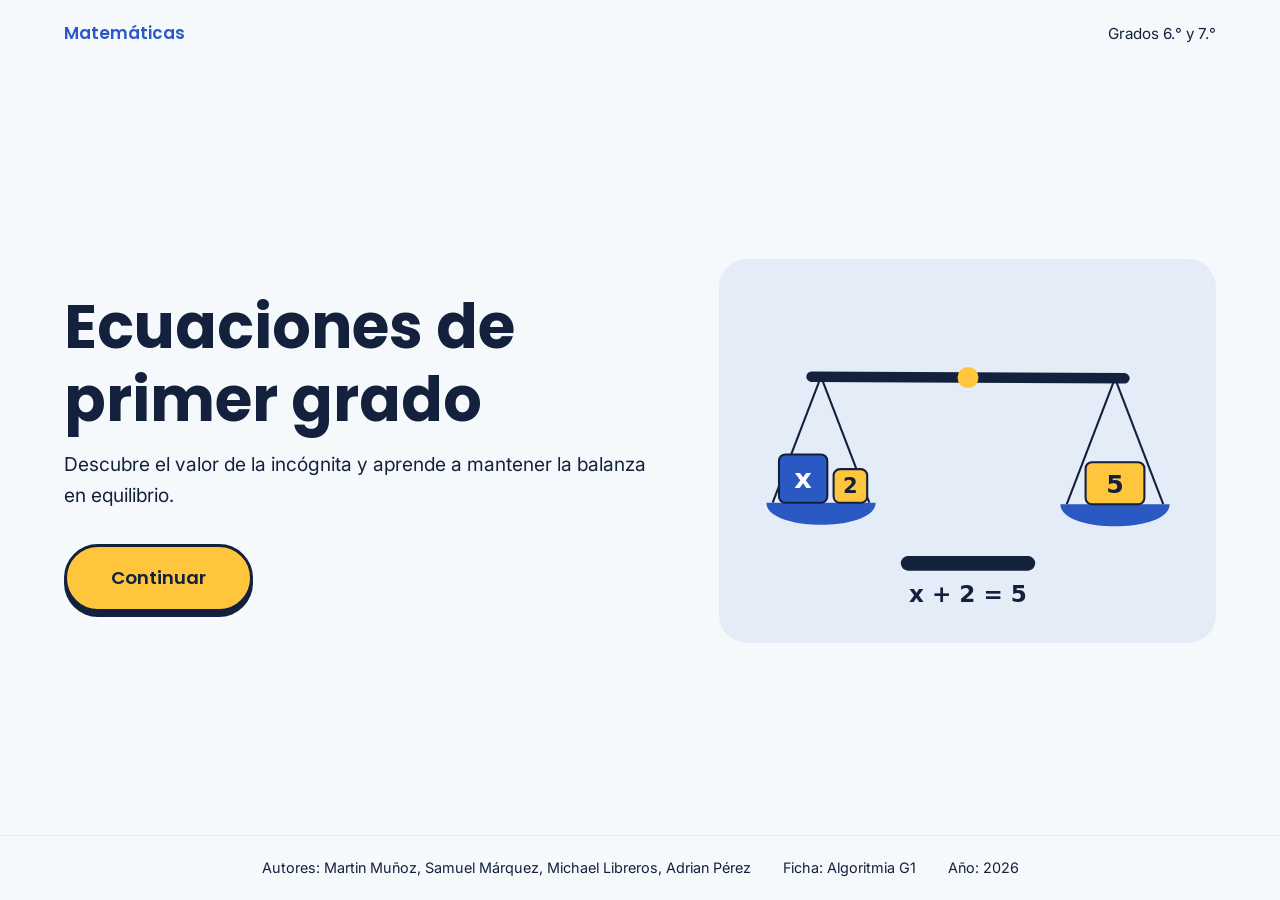
<file: index.html>
<!DOCTYPE html>
<html lang="es">
<head>
  <meta charset="UTF-8">
  <meta name="viewport" content="width=device-width, initial-scale=1.0">
  <meta name="description" content="OVA de matemáticas para grados 6 y 7: aprende a resolver ecuaciones de primer grado.">
  <title>Ecuaciones de primer grado | OVA</title>
  <link rel="preconnect" href="https://fonts.googleapis.com">
  <link rel="preconnect" href="https://fonts.gstatic.com" crossorigin>
  <link href="https://fonts.googleapis.com/css2?family=Inter:wght@400;500;600&amp;family=Poppins:wght@600;700&amp;display=swap" rel="stylesheet">
  <link rel="stylesheet" href="css/styles.css">
</head>
<body class="pagina-portada">

  <header class="encabezado">
    <p class="encabezado__marca">Matemáticas</p>
    <p class="encabezado__grados">Grados 6.° y 7.°</p>
  </header>

  <main class="portada">
    <section class="portada__texto">
      <h1 class="portada__titulo">Ecuaciones de primer grado</h1>
      <p class="portada__subtitulo">Descubre el valor de la incógnita y aprende a mantener la balanza en equilibrio.</p>
      <a class="boton" href="contenido.html">Continuar</a>
    </section>

    <section class="portada__grafico">
      <img class="portada__imagen" src="img/balanza.svg" alt="Balanza en equilibrio con x más 2 en un platillo y 5 en el otro, que representa la ecuación x + 2 = 5" width="400" height="320">
    </section>
  </main>

  <footer class="pie">
    <p>Autores: Martin Muñoz, Samuel Márquez, Michael Libreros, Adrian Pérez</p>
    <p>Ficha: Algoritmia G1</p>
    <p>Año: 2026</p>
  </footer>

</body>
</html>
</file>
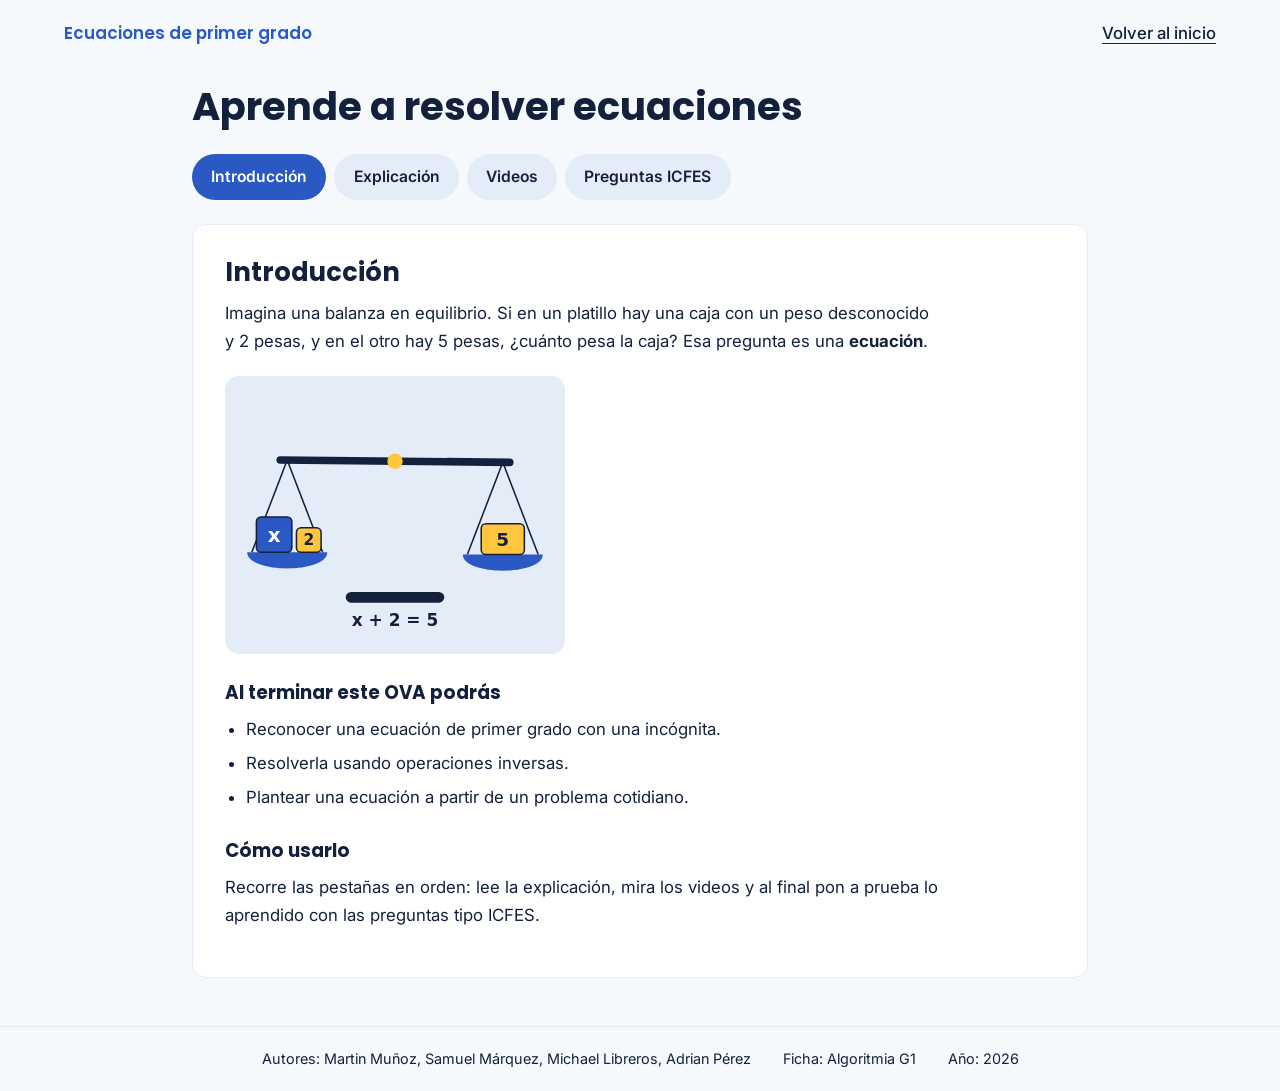
<file: contenido.html>
<!DOCTYPE html>
<html lang="es">
<head>
  <meta charset="UTF-8">
  <meta name="viewport" content="width=device-width, initial-scale=1.0">
  <meta name="description" content="Contenido del OVA: introducción, explicación, videos y preguntas tipo ICFES sobre ecuaciones de primer grado.">
  <title>Contenido | Ecuaciones de primer grado</title>
  <link rel="preconnect" href="https://fonts.googleapis.com">
  <link rel="preconnect" href="https://fonts.gstatic.com" crossorigin>
  <link href="https://fonts.googleapis.com/css2?family=Inter:wght@400;500;600&amp;family=Poppins:wght@600;700&amp;display=swap" rel="stylesheet">
  <link rel="stylesheet" href="css/styles.css">
</head>
<body class="pagina-contenido">

  <header class="encabezado">
    <p class="encabezado__marca">Ecuaciones de primer grado</p>
    <a class="encabezado__enlace" href="index.html">Volver al inicio</a>
  </header>

  <main class="contenido">
    <h1 class="contenido__titulo">Aprende a resolver ecuaciones</h1>

    <div class="pestanas">
      <input class="pestanas__input" type="radio" name="pestana" id="tab-intro" checked>
      <input class="pestanas__input" type="radio" name="pestana" id="tab-explicacion">
      <input class="pestanas__input" type="radio" name="pestana" id="tab-videos">
      <input class="pestanas__input" type="radio" name="pestana" id="tab-icfes">

      <div class="pestanas__nav">
        <label class="pestanas__etiqueta" for="tab-intro">Introducción</label>
        <label class="pestanas__etiqueta" for="tab-explicacion">Explicación</label>
        <label class="pestanas__etiqueta" for="tab-videos">Videos</label>
        <label class="pestanas__etiqueta" for="tab-icfes">Preguntas ICFES</label>
      </div>

      <div class="pestanas__paneles">

        <!-- Panel 1: Introducción -->
        <section class="panel" id="panel-intro">
          <h2 class="panel__titulo">Introducción</h2>
          <p>Imagina una balanza en equilibrio. Si en un platillo hay una caja con un peso desconocido y 2 pesas, y en el otro hay 5 pesas, ¿cuánto pesa la caja? Esa pregunta es una <strong>ecuación</strong>.</p>
          <img class="panel__imagen" src="img/balanza.svg" alt="Balanza en equilibrio que representa la ecuación x + 2 = 5" width="400" height="320">
          <h3 class="panel__subtitulo">Al terminar este OVA podrás</h3>
          <ul class="lista">
            <li>Reconocer una ecuación de primer grado con una incógnita.</li>
            <li>Resolverla usando operaciones inversas.</li>
            <li>Plantear una ecuación a partir de un problema cotidiano.</li>
          </ul>
          <h3 class="panel__subtitulo">Cómo usarlo</h3>
          <p>Recorre las pestañas en orden: lee la explicación, mira los videos y al final pon a prueba lo aprendido con las preguntas tipo ICFES.</p>
        </section>

        <!-- Panel 2: Explicación -->
        <section class="panel" id="panel-explicacion">
          <h2 class="panel__titulo">Explicación del tema</h2>
          <p>Una <strong>ecuación de primer grado</strong> es una igualdad con una letra (la incógnita) cuyo exponente es 1. Resolverla es encontrar el valor de la letra que hace cierta la igualdad.</p>
          <p class="destacado">Regla de oro: lo que haces en un lado de la igualdad, lo haces también en el otro.</p>
          <h3 class="panel__subtitulo">Pasos para resolverla</h3>
          <ol class="lista">
            <li>Identifica la incógnita (por ejemplo, <em>x</em>).</li>
            <li>Deja los términos con <em>x</em> a un lado y los números al otro.</li>
            <li>Usa la operación inversa: la resta deshace la suma y la división deshace la multiplicación.</li>
            <li>Comprueba reemplazando el valor en la ecuación original.</li>
          </ol>
          <img class="panel__imagen panel__imagen--ancha" src="img/pasos-ecuacion.svg" alt="Tres pasos para resolver x + 2 = 5: escribir la ecuación, restar 2 en ambos lados y obtener x = 3" width="640" height="200">
          <h3 class="panel__subtitulo">Ejemplo resuelto</h3>
          <p>Resolver <strong>3x − 4 = 11</strong></p>
          <ol class="lista">
            <li>Suma 4 en ambos lados: 3x = 15.</li>
            <li>Divide entre 3 en ambos lados: x = 5.</li>
            <li>Comprueba: 3 · 5 − 4 = 11. Se cumple.</li>
          </ol>
        </section>

        <!-- Panel 3: Videos -->
        <section class="panel" id="panel-videos">
          <h2 class="panel__titulo">Videos</h2>
          <p>Mira los cuatro videos en orden. Toca cada miniatura para verlo en YouTube; se abre en una pestaña nueva.</p>
          <div class="videos">
            <article class="video">
              <h3 class="video__titulo">Video 1. La ecuación como una balanza</h3>
              <a class="video__miniatura" href="https://www.youtube.com/watch?v=bKeRToPxfqI" target="_blank" rel="noopener">
                <img class="video__imagen" src="https://img.youtube.com/vi/bKeRToPxfqI/hqdefault.jpg" alt="Miniatura del video 1: la ecuación como una balanza" width="480" height="360" loading="lazy">
                <span class="video__play">Ver video en YouTube</span>
              </a>
            </article>
            <article class="video">
              <h3 class="video__titulo">Video 2. Introducción a resolver ecuaciones</h3>
              <a class="video__miniatura" href="https://www.youtube.com/watch?v=FrJ-tBTpxzo" target="_blank" rel="noopener">
                <img class="video__imagen" src="https://img.youtube.com/vi/FrJ-tBTpxzo/hqdefault.jpg" alt="Miniatura del video 2: introducción a resolver ecuaciones" width="480" height="360" loading="lazy">
                <span class="video__play">Ver video en YouTube</span>
              </a>
            </article>
            <article class="video">
              <h3 class="video__titulo">Video 3. Ecuaciones de primer grado</h3>
              <a class="video__miniatura" href="https://www.youtube.com/watch?v=IHblqjW8RY8" target="_blank" rel="noopener">
                <img class="video__imagen" src="https://img.youtube.com/vi/IHblqjW8RY8/hqdefault.jpg" alt="Miniatura del video 3: ecuaciones de primer grado" width="480" height="360" loading="lazy">
                <span class="video__play">Ver video en YouTube</span>
              </a>
            </article>
            <article class="video">
              <h3 class="video__titulo">Video 4. Ejemplo paso a paso</h3>
              <a class="video__miniatura" href="https://www.youtube.com/watch?v=H2Uz1UpqByg" target="_blank" rel="noopener">
                <img class="video__imagen" src="https://img.youtube.com/vi/H2Uz1UpqByg/hqdefault.jpg" alt="Miniatura del video 4: ejemplo paso a paso" width="480" height="360" loading="lazy">
                <span class="video__play">Ver video en YouTube</span>
              </a>
            </article>
          </div>
        </section>

        <!-- Panel 4: Preguntas tipo ICFES -->
        <section class="panel panel--icfes" id="panel-icfes">
          <h2 class="panel__titulo">Preguntas tipo ICFES</h2>
          <p>Tienes un solo intento por pregunta: cuando eliges una opción, ya no puedes cambiarla. Verás al instante si acertaste, la explicación y, al final, tu puntuación.</p>

          <fieldset class="pregunta">
            <legend class="pregunta__numero">Pregunta 1</legend>
            <p class="pregunta__enunciado">¿Cuál de las siguientes es una ecuación de primer grado con una incógnita?</p>
            <div class="opcion"><input class="opcion__input" type="radio" name="p1" id="p1-a"><label class="opcion__etiqueta" for="p1-a">A. x² + 3 = 7</label></div>
            <div class="opcion"><input class="opcion__input" type="radio" name="p1" id="p1-b"><label class="opcion__etiqueta opcion__etiqueta--correcta" for="p1-b">B. 2x + 5 = 11</label></div>
            <div class="opcion"><input class="opcion__input" type="radio" name="p1" id="p1-c"><label class="opcion__etiqueta" for="p1-c">C. 3 + 4 = 7</label></div>
            <div class="opcion"><input class="opcion__input" type="radio" name="p1" id="p1-d"><label class="opcion__etiqueta" for="p1-d">D. x · y = 12</label></div>
            <p class="explicacion">Respuesta: B. Tiene una sola incógnita con exponente 1. La A tiene x², la C no tiene incógnita y la D tiene dos.</p>
          </fieldset>

          <fieldset class="pregunta">
            <legend class="pregunta__numero">Pregunta 2</legend>
            <p class="pregunta__enunciado">¿Cuál es la solución de la ecuación x + 7 = 15?</p>
            <div class="opcion"><input class="opcion__input" type="radio" name="p2" id="p2-a"><label class="opcion__etiqueta" for="p2-a">A. x = 22</label></div>
            <div class="opcion"><input class="opcion__input" type="radio" name="p2" id="p2-b"><label class="opcion__etiqueta" for="p2-b">B. x = −8</label></div>
            <div class="opcion"><input class="opcion__input" type="radio" name="p2" id="p2-c"><label class="opcion__etiqueta" for="p2-c">C. x = 7</label></div>
            <div class="opcion"><input class="opcion__input" type="radio" name="p2" id="p2-d"><label class="opcion__etiqueta opcion__etiqueta--correcta" for="p2-d">D. x = 8</label></div>
            <p class="explicacion">Respuesta: D. Se resta 7 en ambos lados: x = 15 − 7 = 8.</p>
          </fieldset>

          <fieldset class="pregunta">
            <legend class="pregunta__numero">Pregunta 3</legend>
            <p class="pregunta__enunciado">El valor de x que cumple 3x − 4 = 11 es:</p>
            <div class="opcion"><input class="opcion__input" type="radio" name="p3" id="p3-a"><label class="opcion__etiqueta" for="p3-a">A. x = 3</label></div>
            <div class="opcion"><input class="opcion__input" type="radio" name="p3" id="p3-b"><label class="opcion__etiqueta" for="p3-b">B. x = 4</label></div>
            <div class="opcion"><input class="opcion__input" type="radio" name="p3" id="p3-c"><label class="opcion__etiqueta opcion__etiqueta--correcta" for="p3-c">C. x = 5</label></div>
            <div class="opcion"><input class="opcion__input" type="radio" name="p3" id="p3-d"><label class="opcion__etiqueta" for="p3-d">D. x = 7</label></div>
            <p class="explicacion">Respuesta: C. Se suma 4: 3x = 15. Se divide entre 3: x = 5.</p>
          </fieldset>

          <fieldset class="pregunta">
            <legend class="pregunta__numero">Pregunta 4</legend>
            <p class="pregunta__enunciado">Juan compró 3 cuadernos del mismo precio y un lápiz de $1.000. En total pagó $10.000. Si x es el precio de cada cuaderno, ¿qué ecuación representa la situación?</p>
            <div class="opcion"><input class="opcion__input" type="radio" name="p4" id="p4-a"><label class="opcion__etiqueta opcion__etiqueta--correcta" for="p4-a">A. 3x + 1.000 = 10.000</label></div>
            <div class="opcion"><input class="opcion__input" type="radio" name="p4" id="p4-b"><label class="opcion__etiqueta" for="p4-b">B. 3 + x + 1.000 = 10.000</label></div>
            <div class="opcion"><input class="opcion__input" type="radio" name="p4" id="p4-c"><label class="opcion__etiqueta" for="p4-c">C. x + 3.000 = 10.000</label></div>
            <div class="opcion"><input class="opcion__input" type="radio" name="p4" id="p4-d"><label class="opcion__etiqueta" for="p4-d">D. 3(x + 1.000) = 10.000</label></div>
            <p class="explicacion">Respuesta: A. Los 3 cuadernos cuestan 3x y se suma el lápiz de $1.000 para llegar a $10.000.</p>
          </fieldset>

          <fieldset class="pregunta">
            <legend class="pregunta__numero">Pregunta 5</legend>
            <p class="pregunta__enunciado">Con la ecuación de la pregunta anterior, ¿cuánto cuesta cada cuaderno?</p>
            <div class="opcion"><input class="opcion__input" type="radio" name="p5" id="p5-a"><label class="opcion__etiqueta" for="p5-a">A. $2.000</label></div>
            <div class="opcion"><input class="opcion__input" type="radio" name="p5" id="p5-b"><label class="opcion__etiqueta" for="p5-b">B. $9.000</label></div>
            <div class="opcion"><input class="opcion__input" type="radio" name="p5" id="p5-c"><label class="opcion__etiqueta opcion__etiqueta--correcta" for="p5-c">C. $3.000</label></div>
            <div class="opcion"><input class="opcion__input" type="radio" name="p5" id="p5-d"><label class="opcion__etiqueta" for="p5-d">D. $3.500</label></div>
            <p class="explicacion">Respuesta: C. 3x + 1.000 = 10.000, entonces 3x = 9.000 y x = 3.000.</p>
          </fieldset>

          <fieldset class="pregunta">
            <legend class="pregunta__numero">Pregunta 6</legend>
            <p class="pregunta__enunciado">Una balanza está en equilibrio. En un platillo hay una bolsa de x kg y una pesa de 4 kg. En el otro hay 12 kg. ¿Cuánto pesa la bolsa?</p>
            <div class="opcion"><input class="opcion__input" type="radio" name="p6" id="p6-a"><label class="opcion__etiqueta" for="p6-a">A. 4 kg</label></div>
            <div class="opcion"><input class="opcion__input" type="radio" name="p6" id="p6-b"><label class="opcion__etiqueta" for="p6-b">B. 12 kg</label></div>
            <div class="opcion"><input class="opcion__input" type="radio" name="p6" id="p6-c"><label class="opcion__etiqueta" for="p6-c">C. 16 kg</label></div>
            <div class="opcion"><input class="opcion__input" type="radio" name="p6" id="p6-d"><label class="opcion__etiqueta opcion__etiqueta--correcta" for="p6-d">D. 8 kg</label></div>
            <p class="explicacion">Respuesta: D. x + 4 = 12, así que x = 12 − 4 = 8.</p>
          </fieldset>

          <fieldset class="pregunta">
            <legend class="pregunta__numero">Pregunta 7</legend>
            <p class="pregunta__enunciado">El doble de un número, disminuido en 3, es igual a 9. ¿Cuál es el número?</p>
            <div class="opcion"><input class="opcion__input" type="radio" name="p7" id="p7-a"><label class="opcion__etiqueta opcion__etiqueta--correcta" for="p7-a">A. 6</label></div>
            <div class="opcion"><input class="opcion__input" type="radio" name="p7" id="p7-b"><label class="opcion__etiqueta" for="p7-b">B. 3</label></div>
            <div class="opcion"><input class="opcion__input" type="radio" name="p7" id="p7-c"><label class="opcion__etiqueta" for="p7-c">C. 12</label></div>
            <div class="opcion"><input class="opcion__input" type="radio" name="p7" id="p7-d"><label class="opcion__etiqueta" for="p7-d">D. 9</label></div>
            <p class="explicacion">Respuesta: A. 2x − 3 = 9, entonces 2x = 12 y x = 6.</p>
          </fieldset>

          <section class="puntaje">
            <h3 class="puntaje__titulo">Tu puntuación</h3>
            <p class="puntaje__texto">Aciertos: <strong class="puntaje__valor"></strong></p>
          </section>
        </section>

      </div>
    </div>
  </main>

  <footer class="pie">
    <p>Autores: Martin Muñoz, Samuel Márquez, Michael Libreros, Adrian Pérez</p>
    <p>Ficha: Algoritmia G1</p>
    <p>Año: 2026</p>
  </footer>

</body>
</html>
</file>
<file: css/styles.css>
/* =========================================================
   OVA: Ecuaciones de primer grado (grados 6 y 7)
   Hoja de estilos única para index.html y contenido.html
   ========================================================= */

/* ---------- 1. Variables: paleta (5 colores) y tipografía ---------- */
:root {
  --color-fondo: #F6F9FC;      /* fondo general */
  --color-suave: #E4ECF7;      /* superficies y bordes suaves */
  --color-texto: #14213D;      /* texto principal (azul noche) */
  --color-primario: #2B59C3;   /* azul de marca */
  --color-acento: #FFC53D;     /* amarillo: llamado a la acción */

  --fuente-titulos: "Poppins", system-ui, sans-serif;
  --fuente-texto: "Inter", system-ui, sans-serif;

  --radio: 14px;
  --espacio: 1.5rem;
}

/* ---------- 2. Reinicio y base ---------- */
*, *::before, *::after { box-sizing: border-box; }

html { scroll-behavior: smooth; }

body {
  margin: 0;
  min-height: 100vh;
  display: flex;
  flex-direction: column;
  background: var(--color-fondo);
  color: var(--color-texto);
  font-family: var(--fuente-texto);
  font-size: 1.05rem;
  line-height: 1.65;
}

img { max-width: 100%; height: auto; display: block; }

h1, h2, h3 {
  font-family: var(--fuente-titulos);
  line-height: 1.2;
  margin: 0 0 0.75rem;
}

p { margin: 0 0 1rem; max-width: 65ch; }

/* ---------- 3. Encabezado y pie de página ---------- */
.encabezado {
  display: flex;
  justify-content: space-between;
  align-items: center;
  gap: 1rem;
  padding: 1.25rem clamp(1rem, 5vw, 4rem);
}

.encabezado p { margin: 0; }

.encabezado__marca {
  font-family: var(--fuente-titulos);
  font-weight: 600;
  color: var(--color-primario);
}

.encabezado__grados { font-size: 0.95rem; }

.encabezado__enlace {
  color: var(--color-texto);
  font-weight: 500;
  text-underline-offset: 4px;
  transition: color 0.25s ease-in-out;
}

.encabezado__enlace:hover { color: var(--color-primario); }

.encabezado__enlace:focus-visible {
  outline: 3px solid var(--color-primario);
  outline-offset: 3px;
}

.pie {
  display: flex;
  flex-wrap: wrap;
  justify-content: center;
  gap: 0.25rem 2rem;
  padding: 1.25rem clamp(1rem, 5vw, 4rem);
  border-top: 1px solid var(--color-suave);
  font-size: 0.9rem;
}

.pie p { margin: 0; }

/* ---------- 4. Portada (index.html) ---------- */
.portada {
  flex: 1;
  display: grid;
  grid-template-columns: 1.1fr 0.9fr;
  align-items: center;
  gap: 3rem;
  padding: 2rem clamp(1rem, 5vw, 4rem);
}

.portada__titulo {
  font-size: clamp(2.2rem, 5vw, 3.8rem);
  font-weight: 700;
  color: var(--color-texto);
  animation: aparecer 0.9s ease-out both;
}

.portada__subtitulo {
  font-size: 1.2rem;
  margin-bottom: 2rem;
  animation: aparecer 0.9s ease-out 0.2s both;
}

.portada__grafico {
  display: flex;
  justify-content: center;
  padding: 1.5rem;
  background: var(--color-suave);
  border-radius: 28px;
}

.portada__imagen { width: 100%; max-width: 420px; }

/* ---------- 5. Botón "Continuar" (estados) ---------- */
.boton {
  display: inline-block;
  padding: 1rem 2.75rem;
  background: var(--color-acento);
  color: var(--color-texto);
  font-family: var(--fuente-titulos);
  font-size: 1.15rem;
  font-weight: 600;
  text-decoration: none;
  border: 3px solid var(--color-texto);
  border-radius: 999px;
  box-shadow: 0 5px 0 var(--color-texto);
  transition: transform 0.25s ease-in-out, box-shadow 0.25s ease-in-out, background 0.25s ease-in-out;
  animation: aparecer 0.9s ease-out 0.4s both;
}

.boton:hover {
  background: #FFD166;
  transform: translateY(-3px);
  box-shadow: 0 8px 0 var(--color-texto);
}

.boton:focus-visible {
  outline: 4px solid var(--color-primario);
  outline-offset: 4px;
}

.boton:active {
  background: #F2B313;
  transform: translateY(4px);
  box-shadow: 0 1px 0 var(--color-texto);
}

/* ---------- 6. Animaciones ---------- */
@keyframes aparecer {
  from { opacity: 0; transform: translateY(16px); }
  to   { opacity: 1; transform: translateY(0); }
}

/* ---------- 7. Contenido (contenido.html): estructura general ---------- */
.contenido {
  flex: 1;
  width: 100%;
  max-width: 960px;
  margin: 0 auto;
  padding: 1rem clamp(1rem, 4vw, 2rem) 3rem;
}

.contenido__titulo {
  font-size: clamp(1.7rem, 4vw, 2.4rem);
  margin-bottom: 1.5rem;
}

/* ---------- 8. Pestañas (solo CSS con radio + :checked) ---------- */
.pestanas__input {
  position: absolute;
  opacity: 0;
  pointer-events: none;
}

.pestanas__nav {
  display: flex;
  flex-wrap: wrap;
  gap: 0.5rem;
  margin-bottom: 1.5rem;
}

.pestanas__etiqueta {
  padding: 0.65rem 1.2rem;
  background: var(--color-suave);
  border-radius: 999px;
  font-weight: 600;
  font-size: 0.98rem;
  cursor: pointer;
  transition: background 0.25s ease-in-out, color 0.25s ease-in-out, transform 0.2s ease-in-out;
}

.pestanas__etiqueta:hover { transform: translateY(-2px); }

/* Pestaña activa */
#tab-intro:checked ~ .pestanas__nav label[for="tab-intro"],
#tab-explicacion:checked ~ .pestanas__nav label[for="tab-explicacion"],
#tab-videos:checked ~ .pestanas__nav label[for="tab-videos"],
#tab-icfes:checked ~ .pestanas__nav label[for="tab-icfes"] {
  background: var(--color-primario);
  color: #FFFFFF;
}

/* Foco visible con teclado */
#tab-intro:focus-visible ~ .pestanas__nav label[for="tab-intro"],
#tab-explicacion:focus-visible ~ .pestanas__nav label[for="tab-explicacion"],
#tab-videos:focus-visible ~ .pestanas__nav label[for="tab-videos"],
#tab-icfes:focus-visible ~ .pestanas__nav label[for="tab-icfes"] {
  outline: 3px solid var(--color-acento);
  outline-offset: 3px;
}

/* Paneles: solo se muestra el seleccionado */
.panel { display: none; }

#tab-intro:checked ~ .pestanas__paneles #panel-intro,
#tab-explicacion:checked ~ .pestanas__paneles #panel-explicacion,
#tab-videos:checked ~ .pestanas__paneles #panel-videos,
#tab-icfes:checked ~ .pestanas__paneles #panel-icfes {
  display: block;
  animation: aparecer 0.4s ease-out both;
}

/* ---------- 9. Contenido de los paneles ---------- */
.panel {
  padding: clamp(1.25rem, 3vw, 2rem);
  background: #FFFFFF;
  border: 1px solid var(--color-suave);
  border-radius: var(--radio);
}

.panel__titulo { font-size: 1.6rem; }

.panel__subtitulo {
  font-size: 1.15rem;
  margin-top: 1.75rem;
}

.panel__imagen {
  width: 100%;
  max-width: 340px;
  margin: 1.25rem 0;
  padding: 1rem;
  background: var(--color-suave);
  border-radius: var(--radio);
}

.panel__imagen--ancha { max-width: 640px; }

.lista { padding-left: 1.3rem; margin: 0 0 1rem; }
.lista li { margin-bottom: 0.4rem; }

.destacado {
  padding: 1rem 1.25rem;
  background: var(--color-acento);
  border-radius: var(--radio);
  font-weight: 600;
}

/* ---------- 10. Videos ---------- */
.videos {
  display: grid;
  grid-template-columns: repeat(2, 1fr);
  gap: 1.5rem;
  margin-top: 1.5rem;
}

.video__titulo { font-size: 1rem; }

.video__miniatura {
  position: relative;
  display: block;
  overflow: hidden;
  aspect-ratio: 16 / 9;
  border-radius: var(--radio);
  background: var(--color-suave);
  text-decoration: none;
}

.video__imagen {
  width: 100%;
  height: 100%;
  object-fit: cover;
  transition: transform 0.4s ease-in-out;
}

.video__play {
  position: absolute;
  left: 0.75rem;
  bottom: 0.75rem;
  padding: 0.45rem 1rem;
  background: var(--color-acento);
  color: var(--color-texto);
  border: 2px solid var(--color-texto);
  border-radius: 999px;
  font-size: 0.9rem;
  font-weight: 600;
  transition: transform 0.25s ease-in-out;
}

.video__miniatura:hover .video__imagen { transform: scale(1.05); }
.video__miniatura:hover .video__play { transform: translateY(-3px); }

.video__miniatura:focus-visible {
  outline: 4px solid var(--color-primario);
  outline-offset: 3px;
}

/* ---------- 11. Preguntas tipo ICFES ---------- */
.pregunta {
  margin: 1.5rem 0 0;
  padding: 1.25rem;
  border: 1px solid var(--color-suave);
  border-radius: var(--radio);
}

.pregunta__numero {
  padding: 0.15rem 0.8rem;
  background: var(--color-primario);
  color: #FFFFFF;
  border-radius: 999px;
  font-family: var(--fuente-titulos);
  font-size: 0.9rem;
  font-weight: 600;
}

.pregunta__enunciado { font-weight: 500; margin-top: 0.5rem; }

.opcion { position: relative; margin-bottom: 0.5rem; }

.opcion__input {
  position: absolute;
  opacity: 0;
  pointer-events: none;
}

.opcion__etiqueta {
  display: block;
  padding: 0.75rem 1rem;
  border: 2px solid var(--color-suave);
  border-radius: 10px;
  cursor: pointer;
  transition: background 0.25s ease-in-out, border-color 0.25s ease-in-out;
}

.opcion__etiqueta:hover { border-color: var(--color-primario); }

.opcion__input:focus-visible + .opcion__etiqueta {
  outline: 3px solid var(--color-primario);
  outline-offset: 2px;
}

/* Respuesta correcta: azul con marca ✓ */
.opcion__input:checked + .opcion__etiqueta--correcta {
  background: var(--color-primario);
  border-color: var(--color-primario);
  color: #FFFFFF;
}

.opcion__input:checked + .opcion__etiqueta--correcta::after {
  content: "  ✓ Correcto";
  font-weight: 600;
}

/* Respuesta incorrecta: amarillo con marca ✗ */
.opcion__input:checked + .opcion__etiqueta:not(.opcion__etiqueta--correcta) {
  background: var(--color-acento);
  border-color: var(--color-texto);
}

.opcion__input:checked + .opcion__etiqueta:not(.opcion__etiqueta--correcta)::after {
  content: "  ✗ Incorrecta";
  font-weight: 600;
}

/* Un solo intento: al elegir una opción, la pregunta queda bloqueada */
.pregunta:has(.opcion__input:checked) .opcion__etiqueta {
  pointer-events: none;
  cursor: default;
}

.pregunta:has(.opcion__input:checked) .opcion__etiqueta:not(.opcion__etiqueta--correcta) { opacity: 0.85; }

/* Explicación: aparece al elegir cualquier opción */
.explicacion {
  display: none;
  margin: 1rem 0 0;
  padding: 0.9rem 1rem;
  background: var(--color-suave);
  border-radius: 10px;
  font-size: 0.97rem;
}

.pregunta:has(.opcion__input:checked) .explicacion { display: block; }

/* ---------- 11b. Puntuación final (contador solo con CSS) ---------- */
.panel--icfes { counter-reset: aciertos; }

.opcion__input:checked + .opcion__etiqueta--correcta { counter-increment: aciertos; }

.puntaje {
  margin-top: 2rem;
  padding: 1.25rem 1.5rem;
  background: var(--color-primario);
  color: #FFFFFF;
  border-radius: var(--radio);
}

.puntaje__titulo { margin-bottom: 0.25rem; }
.puntaje__texto { margin: 0; font-size: 1.3rem; }
.puntaje__valor::after { content: counter(aciertos) " de 7"; }

/* ---------- 12. Diseño responsivo ---------- */
@media (max-width: 900px) {
  .portada {
    grid-template-columns: 1fr;
    gap: 2rem;
    text-align: center;
  }

  .portada__subtitulo { margin-left: auto; margin-right: auto; }
  .portada__grafico { order: -1; }
}

@media (max-width: 640px) {
  body { font-size: 1rem; }

  .encabezado { flex-direction: column; align-items: flex-start; gap: 0.25rem; }

  .videos { grid-template-columns: 1fr; }

  .pestanas__nav { display: grid; grid-template-columns: 1fr 1fr; }
  .pestanas__etiqueta { text-align: center; }

  .boton { width: 100%; text-align: center; }
}

/* ---------- 13. Accesibilidad: respetar movimiento reducido ---------- */
@media (prefers-reduced-motion: reduce) {
  *, *::before, *::after {
    animation-duration: 0.01ms !important;
    transition-duration: 0.01ms !important;
  }
}
</file>
